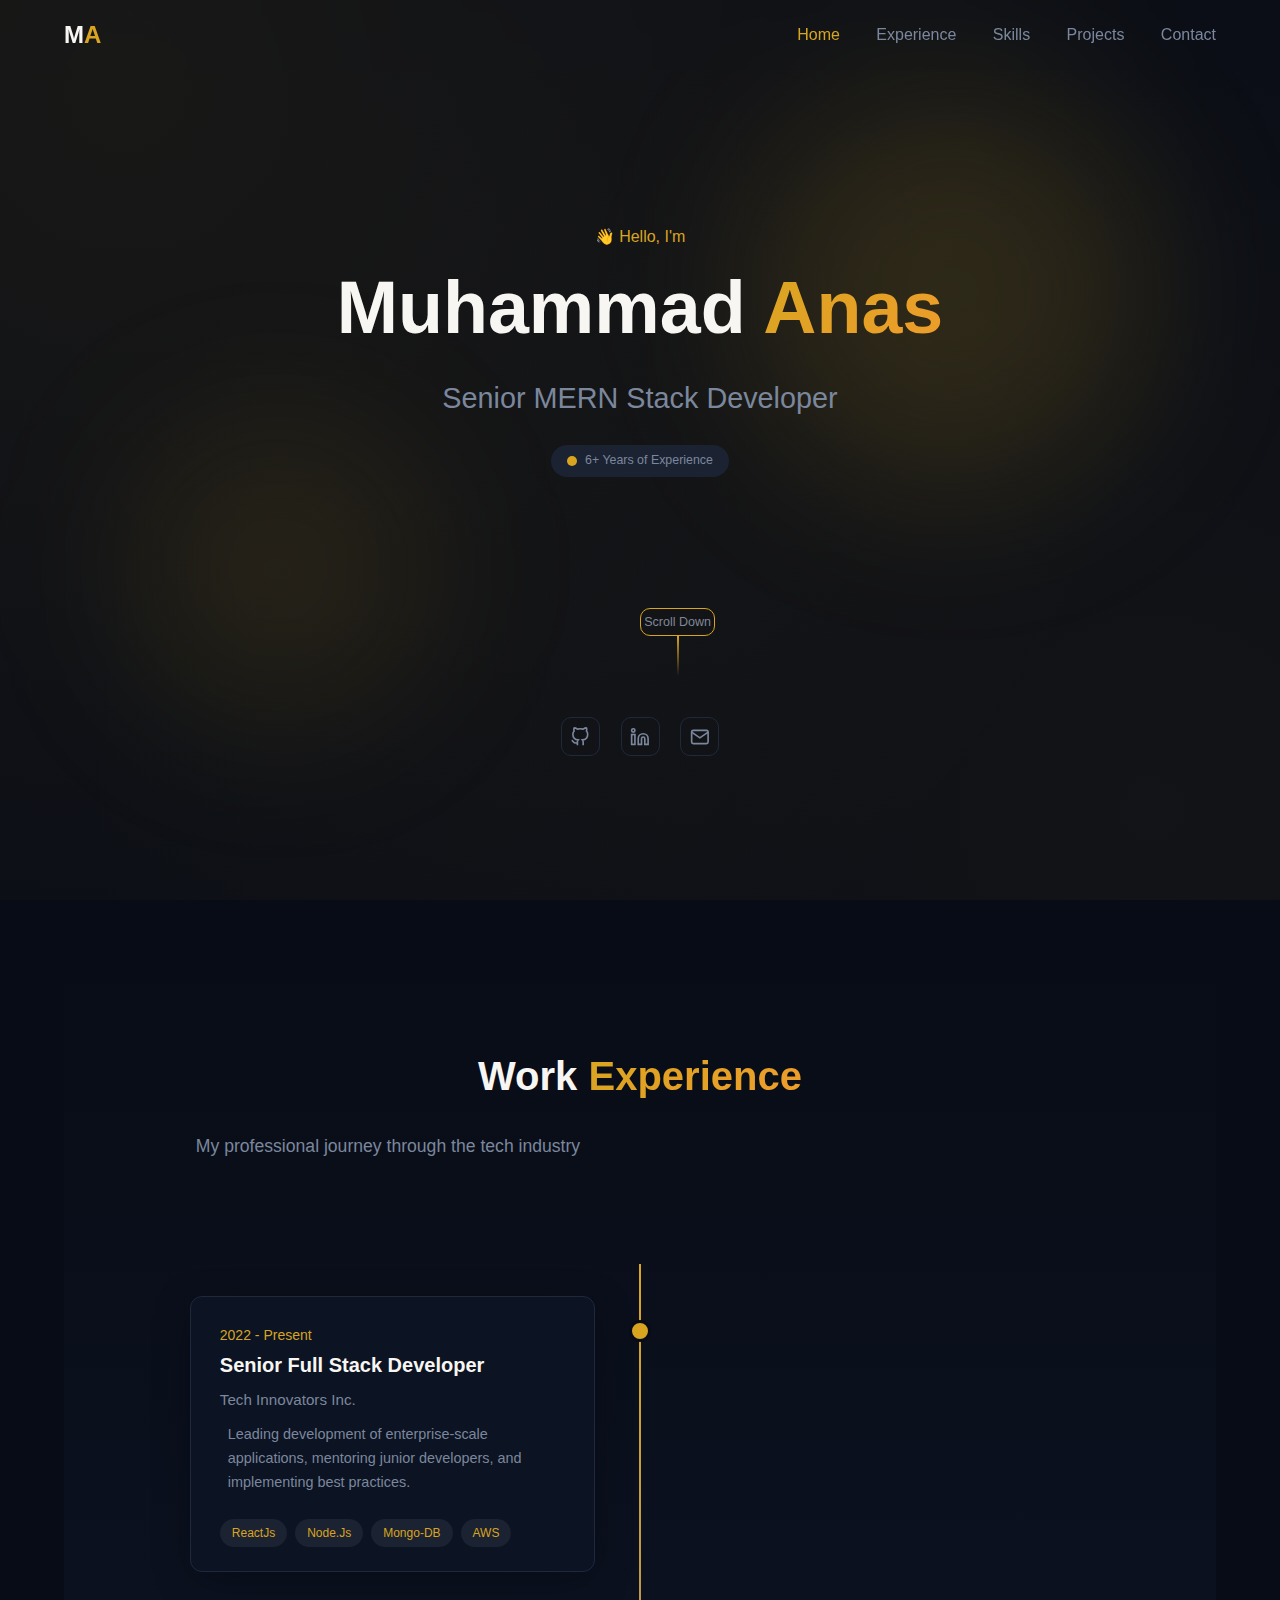
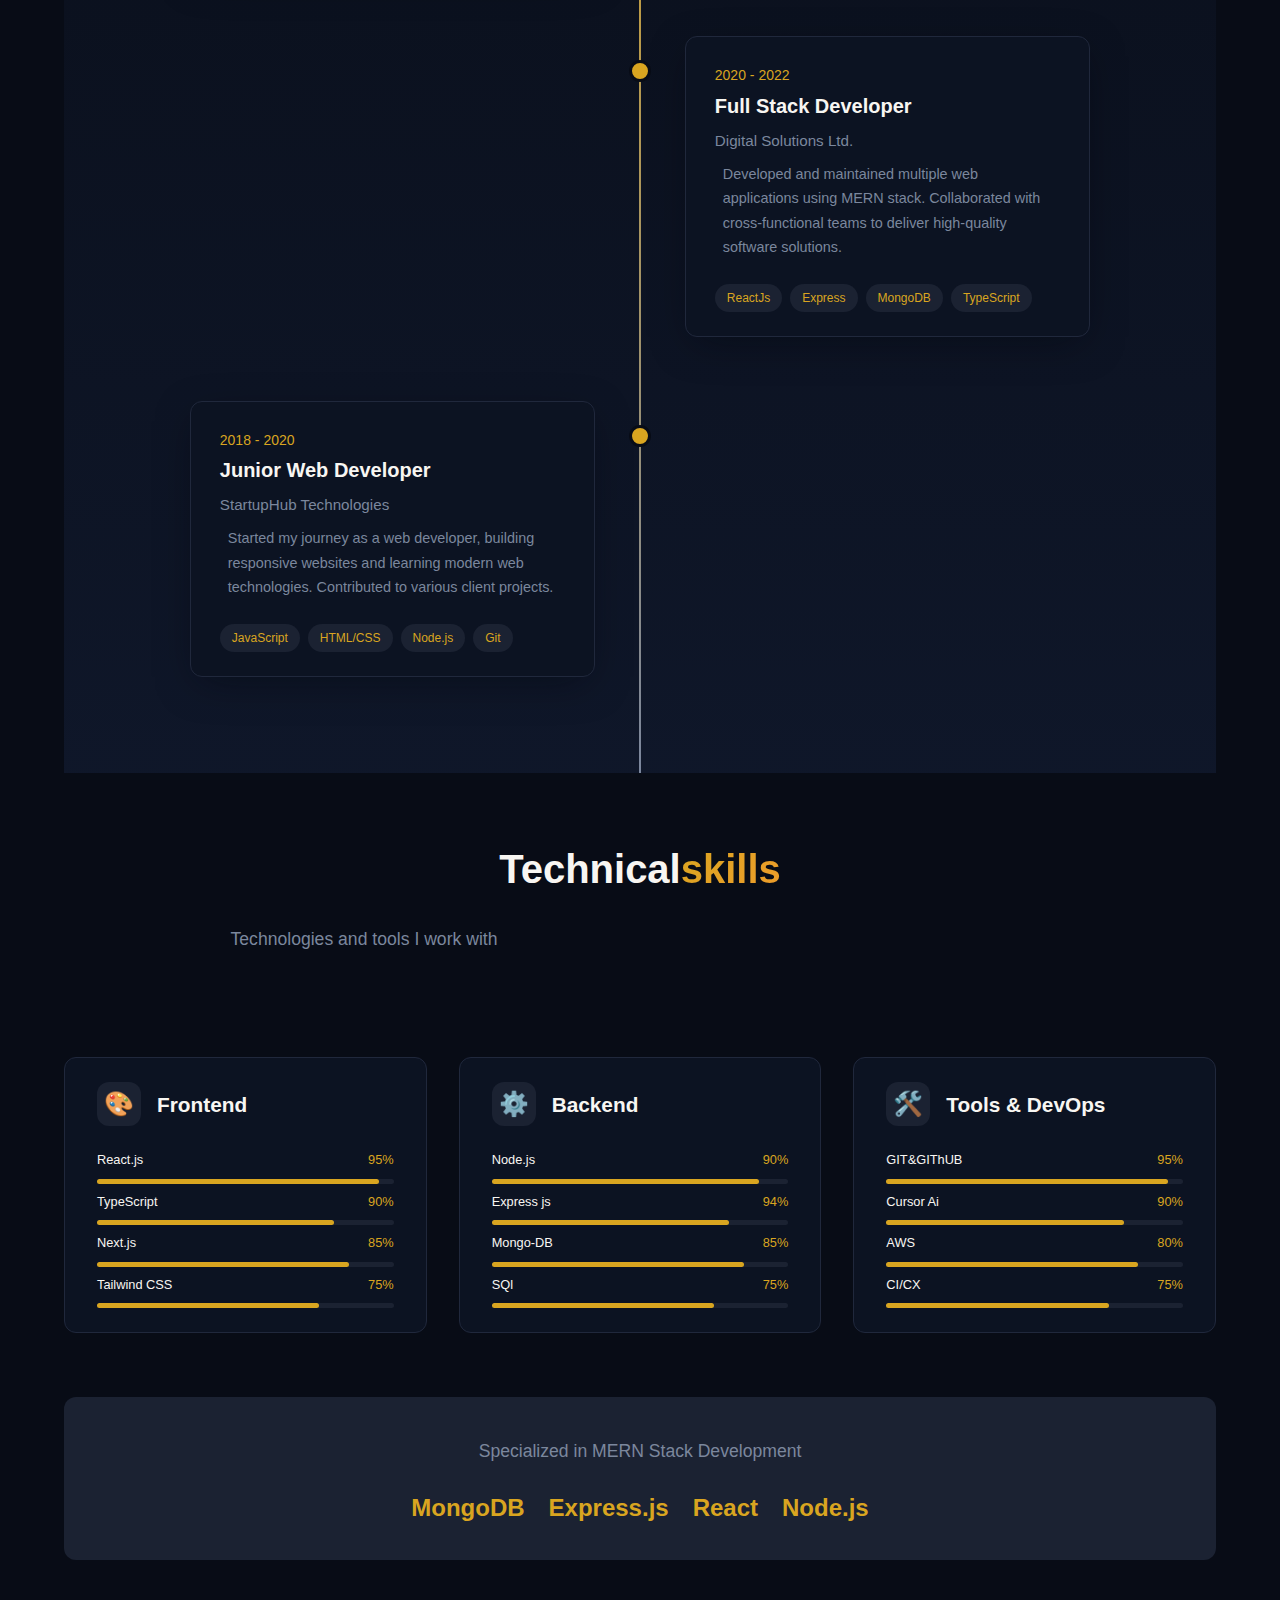
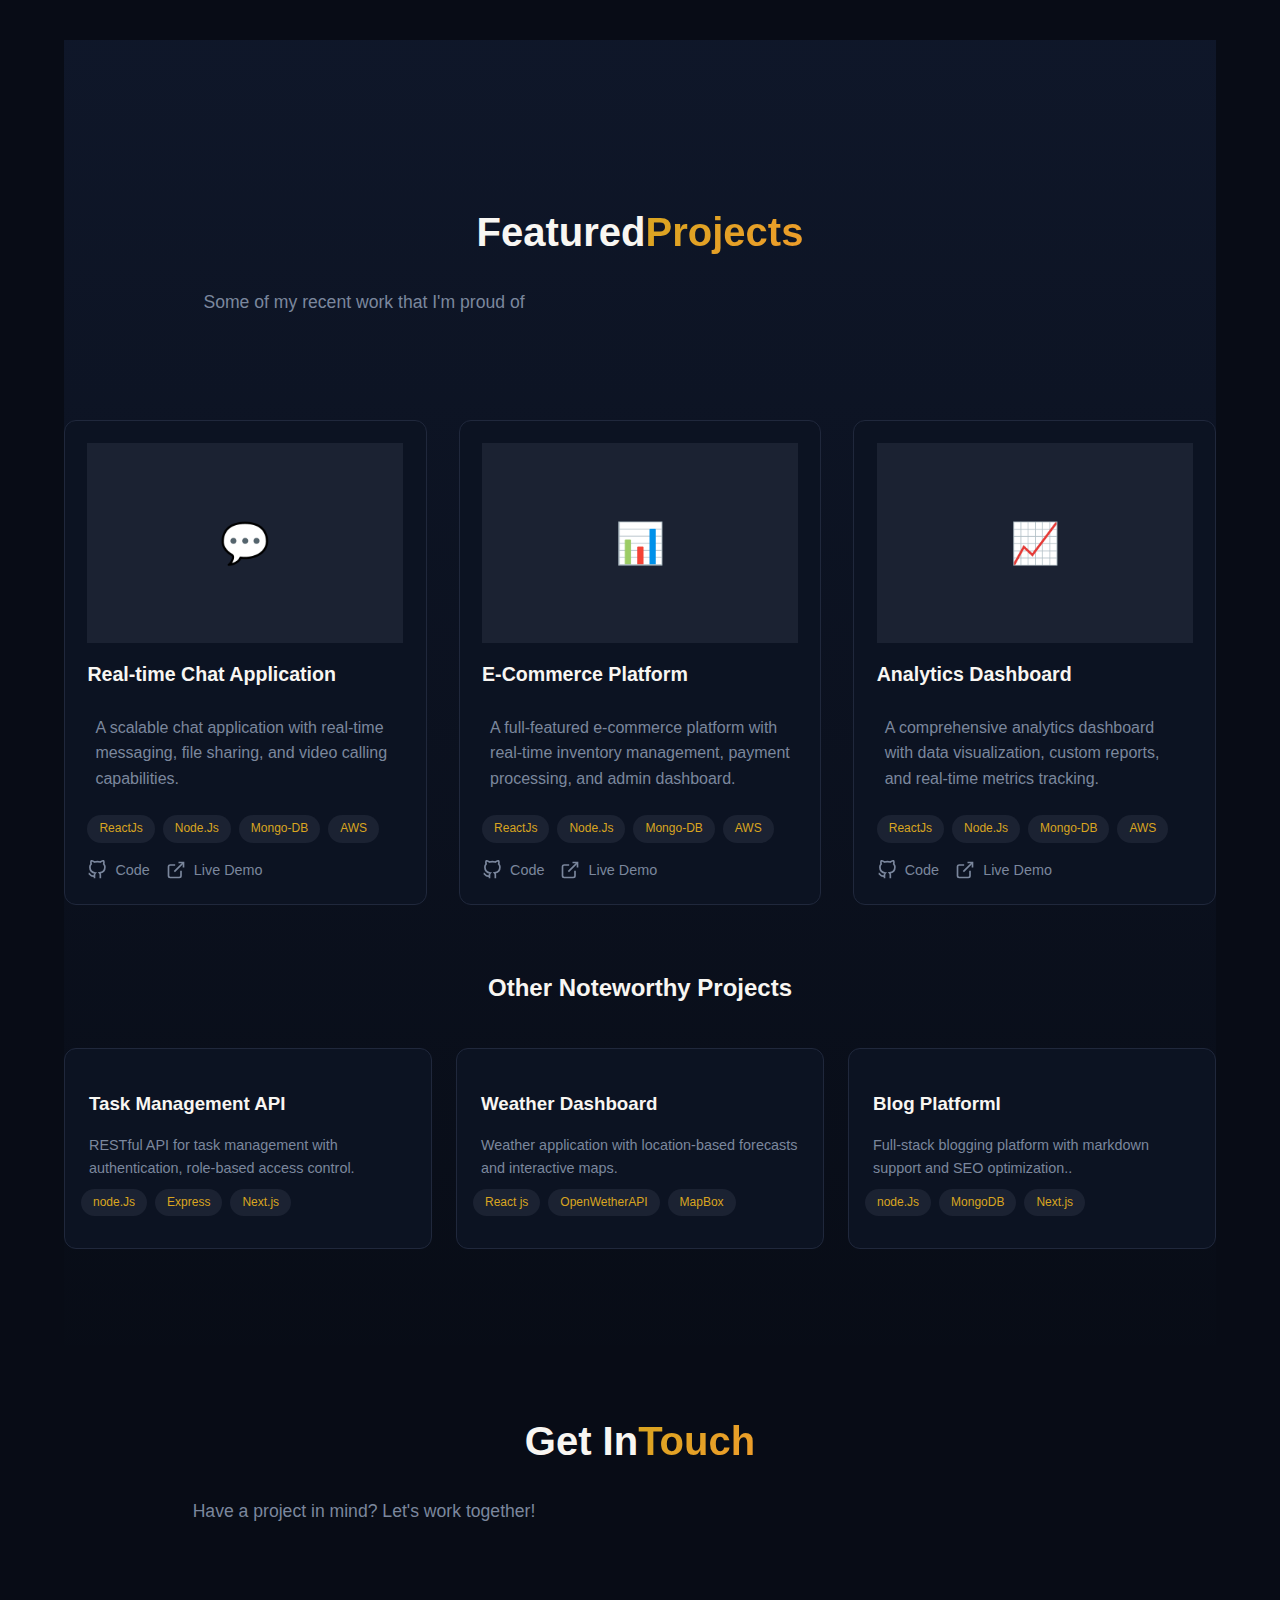
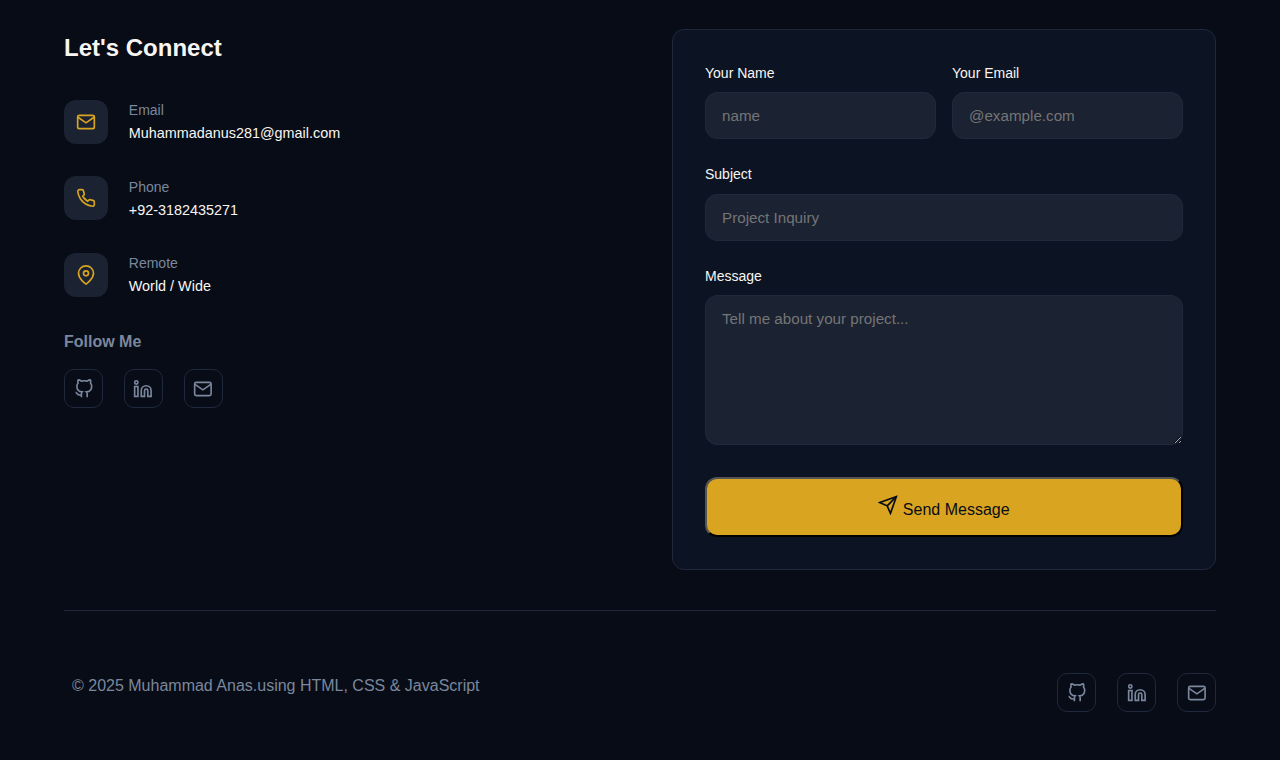
<file: index.html>
<!doctype html>
<html lang="en">
  <head>
    <meta charset="UTF-8" />
    <meta name="viewport" content="width=device-width, initial-scale=1.0" />
    <title>Muhammad Anas portfolio</title>
    <link rel="stylesheet" href="./css-file/main.css"/>
    <link rel="stylesheet" href="./css-file/responsive.css">
    <link rel="stylesheet" href="./css-file/root-variable.css">
  </head>
  <body>
    <!-- navbar section -->
    <nav class="navbar">
      <div class="container">
        <a href="#" class="nav-logo">M<span>A</span></a>
        <div class="nav-link">
          <a href="#home" class="active">Home</a>
          <a href="#experience">Experience</a>
          <a href="#skill">Skills</a>
          <a href="#projects">Projects</a>
          <a href="#contact">Contact</a>
        </div>
        <div class="menu-bar" id="menu-bar">
          <span></span>
          <span></span>
          <span></span>
        </div>
        <div class="nav-link-mobile" id="nav-links">
          <a href="#home" class="active">Home</a>
          <a href="#exprience">Exprience</a>
          <a href="#skill">Skills</a>
          <a href="#projects">Projects</a>
          <a href="contact">Contact</a>
        </div>
      </div>
    </nav>
    <!-- navbar section end -->

    <main class="container">
      <!-- hero-section -->
      <section class="hero-section" id="home">
        <div class="hero-bg">
          <div class="hero-orb hero-orb-1"></div>
          <div class="hero-orb hero-orb-2"></div>
        </div>
        
        <div class="content">
         <span class="hello-greeting">👋 Hello, I'm</span>
         <h1 class="hero-name">Muhammad <span class="text-grident">Anas</span></h1>
         <p class="hero-text">Senior MERN Stack Developer</p>
         <div class="hero-bages">
          <span class="hero-dot"></span>
          <span class="bages-text">6+ Years of Experience</span>
         </div>
         <div class="hero-description">
          <p>  I craft exceptional digital experiences with modern web technologies. 
          Specialized in building scalable, high-performance applications using 
          MongoDB, Express.js, React, and Node.js.</p>
         </div>
        <div class="hero-buttons">
          <a href="#contact" class="btn btn-primary">  <svg class="icon" width="1.2rem" viewBox="0 0 24 24" fill="none" stroke="currentColor" stroke-width="2">
              <path d="M4 4h16c1.1 0 2 .9 2 2v12c0 1.1-.9 2-2 2H4c-1.1 0-2-.9-2-2V6c0-1.1.9-2 2-2z"></path>
              <polyline points="22,6 12,13 2,6"></polyline>
            </svg>Get in Toach</a>

          <a href="" class="btn btn-secondray"> <svg class="icon" width="1.2rem" viewBox="0 0 24 24" fill="none" stroke="currentColor" stroke-width="2">
              <path d="M1 12s4-8 11-8 11 8 11 8-4 8-11 8-11-8-11-8z"></path>
              <circle cx="12" cy="12" r="3"></circle>
            </svg>View my work</a>
        </div>
        
          <div class="hero-social">
          <a href="https://github.com/anasrajput99112-droid" target="_blank" class="social-link" title="GitHub">
            <svg class="icon" viewBox="0 0 24 24" fill="none" stroke="currentColor" stroke-width="2">
              <path d="M9 19c-5 1.5-5-2.5-7-3m14 6v-3.87a3.37 3.37 0 0 0-.94-2.61c3.14-.35 6.44-1.54 6.44-7A5.44 5.44 0 0 0 20 4.77 5.07 5.07 0 0 0 19.91 1S18.73.65 16 2.48a13.38 13.38 0 0 0-7 0C6.27.65 5.09 1 5.09 1A5.07 5.07 0 0 0 5 4.77a5.44 5.44 0 0 0-1.5 3.78c0 5.42 3.3 6.61 6.44 7A3.37 3.37 0 0 0 9 18.13V22"></path>
            </svg>
          </a>
          <a href="https://www.linkedin.com/in/anas-b81b49316/?lipi=urn%3Ali%3Apage%3Ad_flagship3_feed%3BNff6tUhNStavf06FXrZ47Q%3D%3D" target="_blank" class="social-link" title="LinkedIn">
            <svg class="icon" viewBox="0 0 24 24" fill="none" stroke="currentColor" stroke-width="2">
              <path d="M16 8a6 6 0 0 1 6 6v7h-4v-7a2 2 0 0 0-2-2 2 2 0 0 0-2 2v7h-4v-7a6 6 0 0 1 6-6z"></path>
              <rect x="2" y="9" width="4" height="12"></rect>
              <circle cx="4" cy="4" r="2"></circle>
            </svg>
          </a>
          <a href"#" class="social-link" title="Email">
            <svg class="icon" viewBox="0 0 24 24" fill="none" stroke="currentColor" stroke-width="2">
              <path d="M4 4h16c1.1 0 2 .9 2 2v12c0 1.1-.9 2-2 2H4c-1.1 0-2-.9-2-2V6c0-1.1.9-2 2-2z"></path>
              <polyline points="22,6 12,13 2,6"></polyline>
            </svg>
          </a>
        </div>

        <div class="scroll-indicator">
          <span>Scroll Down</span>
          <div class="scroll-line"></div>
        </div>
      </section>
      <!-- timeline-card -->
      <section class="timeline" id="experience">
        <div class="container">
          <div class="timeline-header">
            <h1 class="section-title">Work <span class="text-grident">Experience</span></h1>
            <p class="section-subtitle">My professional journey through the tech industry</p>
          </div>
          <div class="timeline-container">
            <div class="timeline-items timeline-item-left">
              <div class="timeline-content">
                <small class="timeline-period">2022 - Present</small>
                <h5 class="timeline-title">Senior Full Stack Developer</h5>
               <span class="timeline-company">Tech Innovators Inc.</span>
               <p class="timeline-description">Leading development of enterprise-scale applications, mentoring junior developers, and implementing best practices.</p>
               <div class="timeline-tags">
                <span>ReactJs</span>
                <span>Node.Js</span>
                <span>Mongo-DB</span>
                <span>AWS</span>
               </div>
              </div>
            </div>
            
            <div class="timeline-items timeline-item-right">
              <div class="timeline-content">
                <small class="timeline-period">2020 - 2022</small>
                <h5 class="timeline-title">Full Stack Developer</h5>
               <span class="timeline-company">Digital Solutions Ltd.</span>
               <p class="timeline-description">Developed and maintained multiple web applications using MERN stack. Collaborated with cross-functional teams to deliver high-quality software solutions.</p>
               <div class="timeline-tags">
                <span>ReactJs</span>
                <span>Express</span>
                <span>MongoDB</span>
                <span>TypeScript</span>
               </div>
              </div>
            </div>
            
            <div class="timeline-items timeline-item-left">
              <div class="timeline-content">
                <small class="timeline-period">2018 - 2020</small>
                <h5 class="timeline-title">Junior Web Developer</h5>
               <span class="timeline-company">StartupHub Technologies</span>
               <p class="timeline-description">Started my journey as a web developer, building responsive websites and learning modern web technologies. Contributed to various client projects.</p>
               <div class="timeline-tags">
                <span>JavaScript</span>
                <span>HTML/CSS</span>
                <span>Node.js</span>
                <span>Git</span>
               </div>
              </div>
            </div>
          </div>
        </div>
      </section>
      <!-- skill-section -->
      <section class="skill-section" id="skill">

          <div class="timeline-header">
            <h1 class="section-title">Technical<span class="text-grident">skills</span></h1>
            <p class="section-subtitle">Technologies and tools I work with</p>
          </div>
          <div class="skill-box">

            <div class="skill-items">
              <div class="top">
                <span>🎨</span>
                <h3>Frontend</h3>
              </div>
              <div class="bottom">

                <div class="skill-list">
                  <span>React.js</span>
                  <span class="percentage">95%</span>
                </div>
                <div class="prograss-con">
                  <div class="prograss-bar" style="width: 95%;"></div>
                </div>

                  <div class="skill-list">
                  <span>TypeScript</span>
                  <span  class="percentage">90%</span>
                </div>
                <div class="prograss-con">
                  <div class="prograss-bar" style="width: 80%;"></div>
                </div>

                
                  <div class="skill-list">
                  <span>Next.js</span>
                  <span  class="percentage">85%</span>
                </div>
                <div class="prograss-con">
                  <div class="prograss-bar" style="width: 85%;"></div>
                </div>
                
                
                  <div class="skill-list">
                  <span>Tailwind CSS</span>
                  <span  class="percentage">75%</span>
                </div>
                <div class="prograss-con">
                  <div class="prograss-bar" style="width: 75%;"></div>
                </div>
              
              
              </div>
            </div>

            
            <div class="skill-items">
              <div class="top">
                <span>⚙️</span>
                <h3>Backend</h3>
              </div>
              <div class="bottom">

                <div class="skill-list">
                  <span>Node.js</span>
                  <span  class="percentage">90%</span>
                </div>
                <div class="prograss-con">
                  <div class="prograss-bar" style="width: 90%;"></div>
                </div>

                  <div class="skill-list">
                  <span>Express js</span>
                  <span  class="percentage">94%</span>
                </div>
                <div class="prograss-con">
                  <div class="prograss-bar" style="width: 80%;"></div>
                </div>

                
                  <div class="skill-list">
                  <span>Mongo-DB</span>
                  <span  class="percentage">85%</span>
                </div>
                <div class="prograss-con">
                  <div class="prograss-bar" style="width: 85%;"></div>
                </div>
                
                
                  <div class="skill-list">
                  <span>SQl</span>
                  <span  class="percentage">75%</span>
                </div>
                <div class="prograss-con">
                  <div class="prograss-bar" style="width: 75%;"></div>
                </div>
              
              
              </div>
            </div>

            
            <div class="skill-items">
              <div class="top">
                <span>🛠️</span>
                <h3>Tools & DevOps</h3>
              </div>
              <div class="bottom">

                <div class="skill-list">
                  <span>GIT&GIThUB</span>
                  <span  class="percentage">95%</span>
                </div>
                <div class="prograss-con">
                  <div class="prograss-bar" style="width: 95%;"></div>
                </div>

                  <div class="skill-list">
                  <span>Cursor Ai</span>
                  <span  class="percentage">90%</span>
                </div>
                <div class="prograss-con">
                  <div class="prograss-bar" style="width: 80%;"></div>
                </div>

                
                  <div class="skill-list">
                  <span>AWS</span>
                  <span  class="percentage">80%</span>
                </div>
                <div class="prograss-con">
                  <div class="prograss-bar" style="width: 85%;"></div>
                </div>
                
                
                  <div class="skill-list">
                  <span>CI/CX</span>
                  <span class="percentage">75%</span>
                </div>
                <div class="prograss-con">
                  <div class="prograss-bar" style="width: 75%;"></div>
                </div>
              
              
              </div>
            </div>
          </div>
          <div class="mern-highlight">
            <p class="mern-paragrhap">Specialized in MERN Stack Development</p>
            <div class="mern-tags">
              <span>MongoDB</span>
              <span>Express.js</span>
              <span>React</span>
              <span>Node.js</span>
            </div>
          </div>
      </section>
      <!-- project-section -->
      <section class="project-section" id="projects">
        
          <div class="timeline-header">
            <h1 class="section-title">Featured<span class="text-grident">Projects</span></h1>
            <p class="section-subtitle">Some of my recent work that I'm proud of</p>
          </div>
          <div class="project-grid">

            <div class="project-card">
              <div class="project-img">💬</div>
            <div class="project-content">
              <h3>Real-time Chat Application</h3>
              <p>A scalable chat application with real-time messaging, file sharing, and video calling capabilities.</p>
                <div class="timeline-tags">
                <span>ReactJs</span>
                <span>Node.Js</span>
                <span>Mongo-DB</span>
                <span>AWS</span>
               </div>
            </div>
             <div class="project-links">
              <a href="#" class="project-link">
                <svg class="icon" viewBox="0 0 24 24" fill="none" stroke="currentColor" stroke-width="2">
                  <path d="M9 19c-5 1.5-5-2.5-7-3m14 6v-3.87a3.37 3.37 0 0 0-.94-2.61c3.14-.35 6.44-1.54 6.44-7A5.44 5.44 0 0 0 20 4.77 5.07 5.07 0 0 0 19.91 1S18.73.65 16 2.48a13.38 13.38 0 0 0-7 0C6.27.65 5.09 1 5.09 1A5.07 5.07 0 0 0 5 4.77a5.44 5.44 0 0 0-1.5 3.78c0 5.42 3.3 6.61 6.44 7A3.37 3.37 0 0 0 9 18.13V22"></path>
                </svg>
                Code
              </a>
              <a href="#" class="project-link">
                <svg class="icon" viewBox="0 0 24 24" fill="none" stroke="currentColor" stroke-width="2">
                  <path d="M18 13v6a2 2 0 0 1-2 2H5a2 2 0 0 1-2-2V8a2 2 0 0 1 2-2h6"></path>
                  <polyline points="15 3 21 3 21 9"></polyline>
                  <line x1="10" y1="14" x2="21" y2="3"></line>
                </svg>
                Live Demo
              </a>
            </div>
          </div>

          
            <div class="project-card">
              <div class="project-img">📊</div>
            <div class="project-content">
              <h3>E-Commerce Platform</h3>
              <p>A full-featured e-commerce platform with real-time inventory management, payment processing, and admin dashboard.</p>
                <div class="timeline-tags">
                <span>ReactJs</span>
                <span>Node.Js</span>
                <span>Mongo-DB</span>
                <span>AWS</span>
               </div>
            </div>
             <div class="project-links">
              <a href="#" class="project-link">
                <svg class="icon" viewBox="0 0 24 24" fill="none" stroke="currentColor" stroke-width="2">
                  <path d="M9 19c-5 1.5-5-2.5-7-3m14 6v-3.87a3.37 3.37 0 0 0-.94-2.61c3.14-.35 6.44-1.54 6.44-7A5.44 5.44 0 0 0 20 4.77 5.07 5.07 0 0 0 19.91 1S18.73.65 16 2.48a13.38 13.38 0 0 0-7 0C6.27.65 5.09 1 5.09 1A5.07 5.07 0 0 0 5 4.77a5.44 5.44 0 0 0-1.5 3.78c0 5.42 3.3 6.61 6.44 7A3.37 3.37 0 0 0 9 18.13V22"></path>
                </svg>
                Code
              </a>
              <a href="#" class="project-link">
                <svg class="icon" viewBox="0 0 24 24" fill="none" stroke="currentColor" stroke-width="2">
                  <path d="M18 13v6a2 2 0 0 1-2 2H5a2 2 0 0 1-2-2V8a2 2 0 0 1 2-2h6"></path>
                  <polyline points="15 3 21 3 21 9"></polyline>
                  <line x1="10" y1="14" x2="21" y2="3"></line>
                </svg>
                Live Demo
              </a>
            </div>
          </div>
            
          
            <div class="project-card">
              <div class="project-img">📈</div>
            <div class="project-content">
              <h3>Analytics Dashboard</h3>
              <p>A comprehensive analytics dashboard with data visualization, custom reports, and real-time metrics tracking.</p>
                <div class="timeline-tags">
                <span>ReactJs</span>
                <span>Node.Js</span>
                <span>Mongo-DB</span>
                <span>AWS</span>
               </div>
            </div>
             <div class="project-links">
              <a href="#" class="project-link">
                <svg class="icon" viewBox="0 0 24 24" fill="none" stroke="currentColor" stroke-width="2">
                  <path d="M9 19c-5 1.5-5-2.5-7-3m14 6v-3.87a3.37 3.37 0 0 0-.94-2.61c3.14-.35 6.44-1.54 6.44-7A5.44 5.44 0 0 0 20 4.77 5.07 5.07 0 0 0 19.91 1S18.73.65 16 2.48a13.38 13.38 0 0 0-7 0C6.27.65 5.09 1 5.09 1A5.07 5.07 0 0 0 5 4.77a5.44 5.44 0 0 0-1.5 3.78c0 5.42 3.3 6.61 6.44 7A3.37 3.37 0 0 0 9 18.13V22"></path>
                </svg>
                Code
              </a>
              <a href="#" class="project-link">
                <svg class="icon" viewBox="0 0 24 24" fill="none" stroke="currentColor" stroke-width="2">
                  <path d="M18 13v6a2 2 0 0 1-2 2H5a2 2 0 0 1-2-2V8a2 2 0 0 1 2-2h6"></path>
                  <polyline points="15 3 21 3 21 9"></polyline>
                  <line x1="10" y1="14" x2="21" y2="3"></line>
                </svg>
                Live Demo
              </a>
            </div>
          </div>
          </div>
          <h3 class="other-project">Other Noteworthy Projects</h3>
          <div class="other-project-grid">

            <div class="other-card">
              <h3>Task Management API</h3>
              <p>RESTful API for task management with authentication, role-based access control.</p>
                <div class="timeline-tags">
                <span>node.Js</span>
                <span>Express</span>
                <span>Next.js</span>
               </div>
            </div>

              <div class="other-card">
              <h3>Weather Dashboard</h3>
              <p>Weather application with location-based forecasts and interactive maps.</p>
                <div class="timeline-tags">
                <span>React js</span>
                <span>OpenWetherAPI</span>
                <span>MapBox</span>
               </div>
            </div>

              <div class="other-card">
              <h3>Blog PlatformI</h3>
              <p>Full-stack blogging platform with markdown support and SEO optimization..</p>
                <div class="timeline-tags">
                <span>node.Js</span>
                <span>MongoDB</span>
                <span>Next.js</span>
               </div>
            </div>

          </div>
      </section>
      <!-- content-section -->
      <section class="content-section" id="contact">
        <div class="timeline-header">
            <h1 class="section-title">Get In<span class="text-grident">Touch</span></h1>
            <p class="section-subtitle">Have a project in mind? Let's work together!</p>
          </div>
          <div class="contact-grid">
            <div class="contact-info">
              <h3>Let's Connect</h3>

              <div class="contact-items">

                <div class="contact-icon">
                  <svg class="icon" viewBox="0 0 24 24" fill="none" stroke="currentColor" stroke-width="2">
                <path d="M4 4h16c1.1 0 2 .9 2 2v12c0 1.1-.9 2-2 2H4c-1.1 0-2-.9-2-2V6c0-1.1.9-2 2-2z"></path>
                <polyline points="22,6 12,13 2,6"></polyline>
              </svg>
                </div>
                <div class="contact-text">
                  <p class="contact-item-label ">Email</p>
                  <p class="contact-email">Muhammadanus281@gmail.com</p>
                </div>
              </div>

                <div class="contact-items">

                <div class="contact-icon">
              <svg class="icon" viewBox="0 0 24 24" fill="none" stroke="currentColor" stroke-width="2">
                <path d="M22 16.92v3a2 2 0 0 1-2.18 2 19.79 19.79 0 0 1-8.63-3.07 19.5 19.5 0 0 1-6-6 19.79 19.79 0 0 1-3.07-8.67A2 2 0 0 1 4.11 2h3a2 2 0 0 1 2 1.72 12.84 12.84 0 0 0 .7 2.81 2 2 0 0 1-.45 2.11L8.09 9.91a16 16 0 0 0 6 6l1.27-1.27a2 2 0 0 1 2.11-.45 12.84 12.84 0 0 0 2.81.7A2 2 0 0 1 22 16.92z"></path>
              </svg>
                </div>
                <div class="contact-text">
                  <p class="contact-item-label ">Phone</p>
                  <p class="contact-email">+92-3182435271</p>
                </div>
              </div>

                <div class="contact-items">

                <div class="contact-icon">
                  <svg class="icon" viewBox="0 0 24 24" fill="none" stroke="currentColor" stroke-width="2">
                <path d="M21 10c0 7-9 13-9 13s-9-6-9-13a9 9 0 0 1 18 0z"></path>
                <circle cx="12" cy="10" r="3"></circle>
              </svg>
                </div>
                <div class="contact-text">
                  <p class="contact-item-label ">Remote</p>
                  <p class="contact-email">World / Wide</p>
                </div>
              </div>

              <h4 class="follow">Follow Me</h4>
          <div class="contact-social">
            
          <a href="https://github.com" target="_blank" class="social-link" title="GitHub">
            <svg class="icon" viewBox="0 0 24 24" fill="none" stroke="currentColor" stroke-width="2">
              <path d="M9 19c-5 1.5-5-2.5-7-3m14 6v-3.87a3.37 3.37 0 0 0-.94-2.61c3.14-.35 6.44-1.54 6.44-7A5.44 5.44 0 0 0 20 4.77 5.07 5.07 0 0 0 19.91 1S18.73.65 16 2.48a13.38 13.38 0 0 0-7 0C6.27.65 5.09 1 5.09 1A5.07 5.07 0 0 0 5 4.77a5.44 5.44 0 0 0-1.5 3.78c0 5.42 3.3 6.61 6.44 7A3.37 3.37 0 0 0 9 18.13V22"></path>
            </svg>
          </a>
          <a href="https://linkedin.com" target="_blank" class="social-link" title="LinkedIn">
            <svg class="icon" viewBox="0 0 24 24" fill="none" stroke="currentColor" stroke-width="2">
              <path d="M16 8a6 6 0 0 1 6 6v7h-4v-7a2 2 0 0 0-2-2 2 2 0 0 0-2 2v7h-4v-7a6 6 0 0 1 6-6z"></path>
              <rect x="2" y="9" width="4" height="12"></rect>
              <circle cx="4" cy="4" r="2"></circle>
            </svg>
          </a>
          <a href="mailto:anas@example.com" class="social-link" title="Email">
            <svg class="icon" viewBox="0 0 24 24" fill="none" stroke="currentColor" stroke-width="2">
              <path d="M4 4h16c1.1 0 2 .9 2 2v12c0 1.1-.9 2-2 2H4c-1.1 0-2-.9-2-2V6c0-1.1.9-2 2-2z"></path>
              <polyline points="22,6 12,13 2,6"></polyline>
            </svg>
          </a>
        </div>

            </div>
           <div class="contact-form-wrapper">
          
          <form id="contactForm">
            <div class="form-row">
              <div class="form-group">
                <label class="form-label" for="name">Your Name</label>
                <input type="text" id="name" name="name" class="form-input" placeholder="name" required>
              </div>
              <div class="form-group">
                <label class="form-label" for="email">Your Email</label>
                <input type="email" id="email" name="email" class="form-input" placeholder="@example.com" required>
              </div>
            </div>
            <div class="form-group">
              <label class="form-label" for="subject">Subject</label>
              <input type="text" id="subject" name="subject" class="form-input" placeholder="Project Inquiry" required>
            </div>
            <div class="form-group">
              <label class="form-label" for="message">Message</label>
              <textarea id="message" name="message" class="form-textarea" placeholder="Tell me about your project..." required></textarea>
            </div>
            <button type="submit" class="btn btn-primary form-submit">
              <svg class="icon" viewBox="0 0 24 24" fill="none" stroke="currentColor" stroke-width="2">
                <line x1="22" y1="2" x2="11" y2="13"></line>
                <polygon points="22 2 15 22 11 13 2 9 22 2"></polygon>
              </svg>
              Send Message
            </button>
          </form>
        </div>
          </div>
      </section>
      <!-- footer-section -->
       <footer class="footer-section">

        <div class="footer-context">
          <p class="footer-text">© 2025 Muhammad Anas.using HTML, CSS & JavaScript</p>
        <div class="contact-social footer-social">
            
          <a href="https://github.com" target="_blank" class="social-link" title="GitHub">
            <svg class="icon" viewBox="0 0 24 24" fill="none" stroke="currentColor" stroke-width="2">
              <path d="M9 19c-5 1.5-5-2.5-7-3m14 6v-3.87a3.37 3.37 0 0 0-.94-2.61c3.14-.35 6.44-1.54 6.44-7A5.44 5.44 0 0 0 20 4.77 5.07 5.07 0 0 0 19.91 1S18.73.65 16 2.48a13.38 13.38 0 0 0-7 0C6.27.65 5.09 1 5.09 1A5.07 5.07 0 0 0 5 4.77a5.44 5.44 0 0 0-1.5 3.78c0 5.42 3.3 6.61 6.44 7A3.37 3.37 0 0 0 9 18.13V22"></path>
            </svg>
          </a>
          <a href="https://linkedin.com" target="_blank" class="social-link" title="LinkedIn">
            <svg class="icon" viewBox="0 0 24 24" fill="none" stroke="currentColor" stroke-width="2">
              <path d="M16 8a6 6 0 0 1 6 6v7h-4v-7a2 2 0 0 0-2-2 2 2 0 0 0-2 2v7h-4v-7a6 6 0 0 1 6-6z"></path>
              <rect x="2" y="9" width="4" height="12"></rect>
              <circle cx="4" cy="4" r="2"></circle>
            </svg>
          </a>
          <a href="mailto:anas@example.com" class="social-link" title="Email">
            <svg class="icon" viewBox="0 0 24 24" fill="none" stroke="currentColor" stroke-width="2">
              <path d="M4 4h16c1.1 0 2 .9 2 2v12c0 1.1-.9 2-2 2H4c-1.1 0-2-.9-2-2V6c0-1.1.9-2 2-2z"></path>
              <polyline points="22,6 12,13 2,6"></polyline>
            </svg>
          </a>
        </div>
        </div>
       </footer>
    </main>

    <script src="./js files/script.js"></script>
  </body>
</html>
</file>
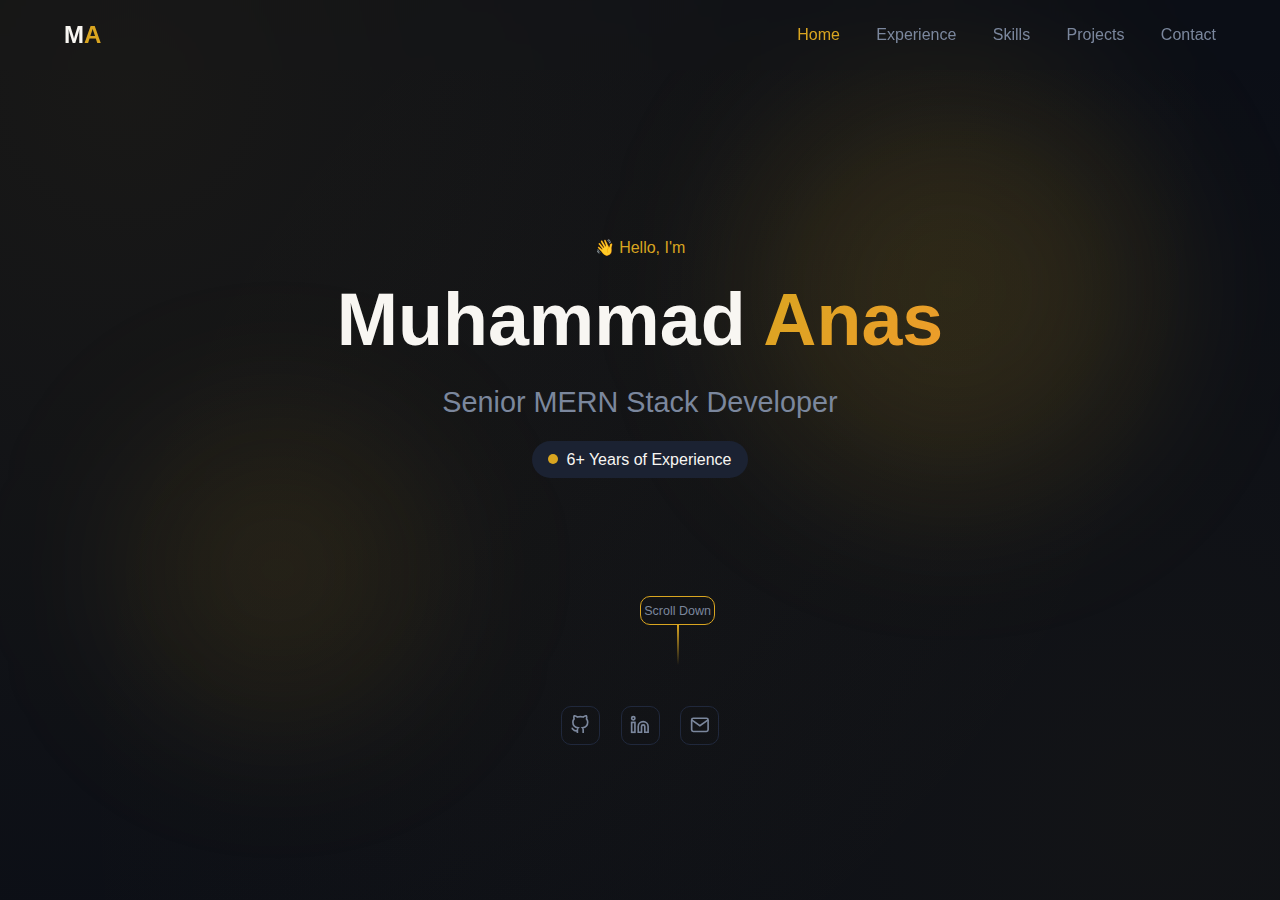
<file: files/index.html>
<!doctype html>
<html lang="en">
  <head>
    <meta charset="UTF-8" />
    <meta name="viewport" content="width=device-width, initial-scale=1.0" />
    <title>Muhammad Anas portfolio</title>
    <link rel="stylesheet" href="style.css"/>
    <link rel="stylesheet" href="responsive.css">
  </head>
  <body>
    <nav class="navbar">
      <div class="container">
        <a href="#" class="nav-logo">M<span>A</span></a>
        <div class="nav-link">
          <a href="#home" class="active">Home</a>
          <a href="#Experience">Experience</a>
          <a href="#skill">Skills</a>
          <a href="#project">Projects</a>
          <a href="contact">Contact</a>
        </div>
        <div class="menu-bar">
          <span></span>
          <span></span>
          <span></span>
        </div>
        <div class="nav-link nav-link-mobile">
          <a href="#home" class="active">Home</a>
          <a href="#exprience">Exprience</a>
          <a href="#skill">Skills</a>
          <a href="#project">Projects</a>
          <a href="contact">Contact</a>
        </div>
      </div>
    </nav>

    <main class="container">
      <section class="hero-section" id="home">
        <div class="hero-bg">
          <div class="hero-orb hero-orb-1"></div>
          <div class="hero-orb hero-orb-2"></div>
        </div>
        
        <div class="content">
         <span class="hello-greeting">👋 Hello, I'm</span>
         <h1 class="hero-name">Muhammad <span class="text-grident">Anas</span></h1>
         <p class="hero-text">Senior MERN Stack Developer</p>
         <div class="hero-bages">
          <span class="hero-dot"></span>
          <span class="bages-text">6+ Years of Experience</span>
         </div>
         <div class="hero-description">
          <p>  I craft exceptional digital experiences with modern web technologies. 
          Specialized in building scalable, high-performance applications using 
          MongoDB, Express.js, React, and Node.js.</p>
         </div>
        <div class="hero-buttons">
          <a href="#contact" class="btn btn-primary">  <svg class="icon" width="1.2rem" viewBox="0 0 24 24" fill="none" stroke="currentColor" stroke-width="2">
              <path d="M4 4h16c1.1 0 2 .9 2 2v12c0 1.1-.9 2-2 2H4c-1.1 0-2-.9-2-2V6c0-1.1.9-2 2-2z"></path>
              <polyline points="22,6 12,13 2,6"></polyline>
            </svg>Get in Toach</a>

          <a href="" class="btn btn-secondray"> <svg class="icon" width="1.2rem" viewBox="0 0 24 24" fill="none" stroke="currentColor" stroke-width="2">
              <path d="M1 12s4-8 11-8 11 8 11 8-4 8-11 8-11-8-11-8z"></path>
              <circle cx="12" cy="12" r="3"></circle>
            </svg>View my work</a>
        </div>
        
          <div class="hero-social">
          <a href="https://github.com" target="_blank" class="social-link" title="GitHub">
            <svg class="icon" viewBox="0 0 24 24" fill="none" stroke="currentColor" stroke-width="2">
              <path d="M9 19c-5 1.5-5-2.5-7-3m14 6v-3.87a3.37 3.37 0 0 0-.94-2.61c3.14-.35 6.44-1.54 6.44-7A5.44 5.44 0 0 0 20 4.77 5.07 5.07 0 0 0 19.91 1S18.73.65 16 2.48a13.38 13.38 0 0 0-7 0C6.27.65 5.09 1 5.09 1A5.07 5.07 0 0 0 5 4.77a5.44 5.44 0 0 0-1.5 3.78c0 5.42 3.3 6.61 6.44 7A3.37 3.37 0 0 0 9 18.13V22"></path>
            </svg>
          </a>
          <a href="https://linkedin.com" target="_blank" class="social-link" title="LinkedIn">
            <svg class="icon" viewBox="0 0 24 24" fill="none" stroke="currentColor" stroke-width="2">
              <path d="M16 8a6 6 0 0 1 6 6v7h-4v-7a2 2 0 0 0-2-2 2 2 0 0 0-2 2v7h-4v-7a6 6 0 0 1 6-6z"></path>
              <rect x="2" y="9" width="4" height="12"></rect>
              <circle cx="4" cy="4" r="2"></circle>
            </svg>
          </a>
          <a href="mailto:anas@example.com" class="social-link" title="Email">
            <svg class="icon" viewBox="0 0 24 24" fill="none" stroke="currentColor" stroke-width="2">
              <path d="M4 4h16c1.1 0 2 .9 2 2v12c0 1.1-.9 2-2 2H4c-1.1 0-2-.9-2-2V6c0-1.1.9-2 2-2z"></path>
              <polyline points="22,6 12,13 2,6"></polyline>
            </svg>
          </a>
        </div>
        <div class="scroll-indicator">
          <span>Scroll Down</span>
          <div class="scroll-line"></div>
        </div>
      </section>
    </main>
  </body>
</html>
</file>
<file: css-file/main.css>
* {
  margin: 0;
  padding: 0;
  box-sizing: border-box;
  text-decoration: none;
  list-style: none;
  font-family: var(--font-body);
}

html {
  scroll-behavior: smooth;
}

.container {
  max-width: 1200px;
  margin: 0 auto;
  padding: 0 1.5rem;
}

.text-grident {
  background: var(--gradient-gold);
  -webkit-background-clip: text;
  -webkit-text-fill-color: transparent;
  background-clip: text;
}

.section-title {
  font-size: 2.5rem;
  font-weight: 700;
  margin-bottom: 1rem;
}

.section-subtitle {
  color: var(--muted-foreground);
  font-size: 1.1rem;
  max-width: 600px;
}

body {
  background-color: var(--background);
  color: var(--foreground);
  font-family: var(--font-body);
  line-height: 1.6;
  overflow-x: hidden;
}

.navbar {
  position: fixed;
  top: 0;
  left: 0;
  right: 0;
  width: 100%;
  z-index: 999;
  padding: 1rem 0;
  backdrop-filter: blur(12px);
  -webkit-backdrop-filter: blur(12px);
}

.navbar .container {
  display: flex;
  justify-content: space-between;
  align-items: center;
}
.navbar .nav-logo {
  font-size: var(--fs-2xl);
  font-weight: bold;
  color: var(--foreground);
}

.nav-logo span {
  color: var(--gold);
}

.nav-link a {
  margin-left: 2rem;
  font-size: var(--fs-md);
  color: var(--muted-foreground);
  transition: color 0.3s ease;
  position: relative;
}
.nav-link a:hover,
.nav-link a.active {
  color: var(--gold);
}

::after {
  content: "";
  position: absolute;
  bottom: -4px;
  left: 0;
  width: 0%;
  height: 1px;
  background-color: var(--gold);
  transition: all 0.3s linear;
  border-radius: 4px;
}

.nav-link a:hover::after {
  width: 100%;
}

/*mobile menu*/
.menu-bar {
  display: none;
  flex-direction: column;
  cursor: pointer;
  gap: 5px;
  z-index: 1000;
  position: relative;
}

.menu-bar span {
  height: 3px;
  width: 25px;
  background: var(--gold);
  border-radius: 2px;
  transition: all 0.3s ease;
  display: block;
}

.nav-link-mobile {
  display: none;
  position: absolute;
  flex-direction: column;
  gap: 2rem;
  width: 100%;
  z-index: -9999999;
  overflow: hidden;
  /* backdrop-filter: blur(12px);
  -webkit-backdrop-filter: blur(12px); */
  background-color: var(--secondary);
  top: -10px;
  left: 0;
  text-align: center;
  transition: all .5s;
  padding: 4rem;
}

.nav-link-mobile .active {
  color: var(--gold);
}
.nav-link-mobile a {
  color: var(--muted-foreground);
  transition: all .5s;
}

.nav-link-mobile a:hover {
  color: var(--gold);
}

/*mobile menu end*/

/* hero-section start */

.hero-section {
  display: flex;
  min-height: 100vh;
  align-items: center;
  justify-content: center;
}

.hero-bg {
  position: absolute;
  inset: 0;
  overflow: hidden;
}

.hero-bg::before {
  content: "";
  position: absolute;
  top: -50%;
  left: -50%;
  width: 200%;
  height: 200%;
  background:
    radial-gradient(
      circle at 30% 30%,
      hsla(43, 74%, 49%, 0.08) 0%,
      transparent 50%
    ),
    radial-gradient(
      circle at 70% 70%,
      hsla(43, 74%, 49%, 0.05) 0%,
      transparent 50%
    );
}

.hero-orb {
  position: absolute;
  border-radius: 50%;
  filter: blur(80px);
  animation: float 6s ease-in-out infinite;
}

.hero-orb-1 {
  width: 400px;
  height: 400px;
  background: hsla(43, 74%, 49%, 0.15);
  top: 10%;
  right: 10%;
}

.hero-orb-2 {
  width: 300px;
  height: 300px;
  background: hsla(43, 74%, 49%, 0.1);
  bottom: 20%;
  left: 10%;
  animation-delay: -3s;
}

.content {
  text-align: center;
  position: relative;
  z-index: 9999;
  margin-top: 5rem;
  animation: fadeInUp 1s ease forwards;
  z-index: inherit;
}

.hello-greeting {
  color: var(--gold);
}

.hero-name {
  font-size: 4.6rem;
}

.hero-text {
  color: var(--muted-foreground);
  font-size: 1.8rem;
}

.hero-bages {
  display: inline-flex;
  align-items: center;
  justify-content: center;
  gap: 0.5rem;
  margin-top: 1rem;
  animation: fadeInUp 1s ease forwards;
  background-color: var(--secondary);
  padding: 0.375rem 1rem;
  border-radius: 19px;
}
.bages-text {
  font-size: 0.775rem;
  color: var(--muted-foreground);
}
.hero-dot {
  width: 10px;
  height: 10px;
  background-color: var(--gold);
  border-radius: 50%;
  animation: pulse 2s infinite;
}
.content .hero-description {
  margin-top: 1.5rem;
  font-size: var(--fs-lg);
  color: var(--muted-foreground);
  max-width: 600px;
  margin-left: auto;
  margin-right: auto;
  animation: fadeInUp 1s ease forwards;
  opacity: 0;
  animation-delay: 0.5s;
}

/* hero buttons section */
.hero-buttons {
  margin-top: 2rem;
  padding: 0.75rem 2rem;
  display: inline-flex;
  align-items: center;
  gap: 1rem;
  transition:
    background-color 0.2s ease,
    box-shadow 0.2s ease;
  animation: fadeInUp 1s ease forwards;
  opacity: 0;
  animation-delay: 1s;
}
.hero-buttons .btn {
  display: flex;
  align-items: center;
  padding: 0.9rem 1.5rem;
  font-weight: 500;
  border-radius: 15px;
  gap: 0.5rem;
}
.btn-primary {
  background-color: var(--gold);
  font-size: 1rem;
  color: var(--background);
  transition: all 0.5s ease;
}
.hero-buttons .btn-secondray {
  color: var(--foreground);
  background: transparent;
  border: 1px solid var(--border);
  transition: all 0.5s linear;
}
.btn-secondray:hover {
  border-color: var(--gold);
  color: var(--gold);
  transform: translateY(-2px);
}

.btn-primary:hover {
  box-shadow: var(--shadow-gold);
  transform: translateY(-2px);
}
/* social links */
.hero-social {
  display: flex;
  align-items: center;
  justify-content: center;
  gap: 1.3rem;
  animation: fadeInUp 1s ease forwards;
  margin-top: 0.1rem;
}
.hero-social a {
  width: 39px;
  height: 39px;
  background-color: transparent;
  border: 1px solid var(--border);
  border-radius: 10px;
  color: var(--muted-foreground);
  padding: 0.54rem 0.54rem;
  display: flex;
  align-items: center;
  justify-content: center;
  transition: all 0.2s linear;
}

.hero-social a:hover {
  border-color: var(--gold);
  color: var(--gold);
  transform: translateY(-2px);
}

.scroll-indicator {
  position: absolute;
  bottom: 80px;
  color: var(--muted-foreground);
  left: 50%;
  display: flex;
  align-items: center;
  z-index: -99;
  flex-direction: column;
  font-size: 0.783rem;
  animation: bounce 2s infinite;
  /* border: 1px solid var(--gold); */
}
.scroll-indicator span {
  border: 1px solid var(--gold);
  padding: 0.2rem;
  border-radius: 10px;
}

.scroll-line {
  height: 40px;
  width: 2px;
  background: linear-gradient(to bottom, var(--gold), transparent);
}

/* timeline card */

.timeline {
  margin-top: 5rem;
  background: linear-gradient(180deg, var(--navy-dark), var(--navy));
  animation: fadeInUp 1s ease forwards;
  width: 100%;
}

.timeline-header {
  text-align: center;
  margin-bottom: 6rem;
  padding-top: 4rem;
}

.timeline-container {
  position: relative;
  max-width: 900px;
  margin: 0 auto;
  padding: 2rem 0;
}

.timeline-container::before {
  content: "";
  position: absolute;
  left: 50%;
  top: 0;
  bottom: 0;
  width: 2px;
  background: linear-gradient(to bottom, var(--gold), var(--muted-foreground));
  transform: translateX(-50%);
  z-index: 0;
}

.timeline-items {
  position: relative;
  width: 45%;
  margin-bottom: 4rem;
  z-index: 1;
}

.timeline-item-left {
  margin-left: 0;
  margin-right: auto;
}

.timeline-item-right {
  margin-left: auto;
  margin-right: 0;
}

.timeline-items::before {
  content: "";
  position: absolute;
  top: 1.5rem;
  width: 16px;
  height: 16px;
  background-color: var(--gold);
  border: 3px solid var(--background);
  border-radius: 50%;
  z-index: 2;
}

.timeline-item-left::before {
  right: -11.11%;
  transform: translateX(50%);
}

.timeline-item-right::before {
  left: -11.11%;
  transform: translateX(-50%);
}

.timeline-content {
  line-height: 1.7;
  padding: 1.5rem 1.8rem;
  background-color: var(--card);
  border: 1px solid var(--border);
  position: relative;
  border-radius: var(--radius);
  transition: all 0.3s ease;
  box-shadow: var(--shadow-card);
}

.timeline-content:hover {
  border-color: var(--gold);
  transform: translateY(-4px);
  box-shadow: 0 15px 50px -10px hsla(43, 74%, 49%, 0.2);
}

.timeline-period {
  color: var(--gold);
  font-size: 0.875rem;
  font-weight: 500;
  margin-bottom: 0.5rem;
}

.timeline-title {
  font-size: 1.25rem;
  font-weight: 600;
  margin-bottom: 0.25rem;
}

.timeline-company {
  color: var(--muted-foreground);
  font-size: 0.95rem;
  margin-bottom: 0.75rem;
}

.timeline-description {
  color: var(--muted-foreground);
  font-size: 0.9rem;
  margin-bottom: 1rem;
}

.timeline-tags {
  display: flex;
  flex-wrap: wrap;
  gap: 0.5rem;
}

.timeline-tags span {
  background: var(--secondary);
  color: var(--gold);
  padding: 0.25rem 0.75rem;
  border-radius: 9999px;
  font-size: 0.75rem;
}
/* skills section */
.skill-items {
  background: var(--card);
  padding: 1.5rem 2rem;
  border-radius: var(--radius);
  border: 1px solid var(--border);
  transition: all 0.4s;
}

.skill-box {
  display: grid;
  grid-template-columns: repeat(auto-fit, minmax(300px, 1fr));
  gap: 2rem;
}

.skill-items:hover {
  border: 1px solid var(--gold);
  transform: translateY(-4px);
}

.skill-items .top {
  display: flex;
  align-items: center;
  gap: 1rem;
}

.skill-items .bottom {
  display: flex;
  flex-direction: column;
  gap: 0.5rem;
  margin-top: 1.5rem;
}

.skill-items .top span {
  width: 44px;
  height: 44px;
  background-color: var(--secondary);
  display: flex;
  align-items: center;
  justify-content: center;
  border-radius: var(--radius);
  font-size: 1.5rem;
}
.skill-items .top h3 {
  font-size: 1.3rem;
}

.skill-list {
  display: flex;
  justify-content: space-between;
  align-items: center;
}
.skill-list span {
  font-size: 0.8rem;
}
.percentage {
  color: var(--gold);
  font-size: 0.7rem;
}

.prograss-con {
  width: 100%;
  background-color: var(--secondary);
  border-radius: 9999px;
}
.prograss-con .prograss-bar {
  height: 5px;
  background-color: var(--gold);
  border-radius: 10px;
}

.mern-highlight {
  background-color: var(--secondary);
  text-align: center;
  padding: 2rem 2rem;
  border-radius: var(--radius);
  margin-top: 4rem;
}
.mern-highlight .mern-paragrhap {
  color: var(--muted-foreground);
  font-size: 1.1rem;
  margin-bottom: 1rem;
}

.mern-highlight .mern-tags {
  display: flex;
  justify-content: center;
  flex-wrap: wrap;
  align-items: center;
  gap: 1.5rem;
  font-size: 1.5rem;
  color: var(--gold);
  font-weight: 700;
}

/* projects-section */
.project-section {
  padding: 6rem 0;
  margin-top: 5rem;
  background: linear-gradient(180deg, var(--navy), var(--navy-dark));
}

.project-grid {
  display: grid;
  grid-template-columns: repeat(auto-fit, minmax(350px, 1fr));
  gap: 2rem;
  margin-bottom: 4rem;
}
.project-card {
  background: var(--card);
  border: 1px solid var(--border);
  border-radius: var(--radius);
  overflow: hidden;
  transition: all 0.3s ease;
  padding: 1.4rem;
  transition: all 0.2s;
}
.project-card:hover {
  border-color: var(--gold);
  transform: translateY(-2px);
}

.project-card h3 {
  font-size: 1.225rem;
  margin: 1rem 0;
}

.project-card p {
  color: var(--muted-foreground);
  font-size: 1rem;
  margin: 1rem 0;
}

.project-img {
  display: flex;
  align-items: center;
  justify-content: center;
  background: var(--secondary);
  font-size: 2.5rem;
  height: 200px;
}

.project-links {
  display: flex;
  gap: 1rem;
  margin-top: 1rem;
}

.project-link {
  display: flex;
  align-items: center;
  gap: 0.5rem;
  color: var(--muted-foreground);
  font-size: 0.9rem;
  transition: color 0.3s ease;
}

.project-link:hover {
  color: var(--gold);
}

.other-project {
  text-align: center;
  font-size: 1.5rem;
}

.other-project-grid {
  margin-top: 2.5rem;
  display: grid;
  grid-template-columns: repeat(auto-fit, minmax(280px, 1fr));
  gap: 1.5rem;
}
.other-card {
  padding: 2rem 1rem;
  background-color: var(--card);
  border-radius: var(--radius);
  border: 1px solid var(--border);
  transition: all 0.2s;
}
.other-card:hover {
  border-color: var(--gold);
  transform: translateY(-2px);
}
.other-card h3,
p {
  padding: 0.5rem;
}

.other-card p {
  color: var(--muted-foreground);
  font-size: 0.9rem;
}

/* contact section */

.contact-items {
  display: flex;
  align-items: center;
}
.contact-grid {
  display: grid;
  grid-template-columns: repeat(2, 1fr);
  gap: 4rem;
}

.contact-info h3 {
  font-size: 1.5rem;
  margin-bottom: 1rem;
}

.contact-icon {
  width: 44px;
  height: 44px;
  background: var(--secondary);
  border-radius: var(--radius);
  display: flex;
  align-items: center;
  justify-content: center;
  color: var(--gold);
  flex-shrink: 0;
}

.contact-icon svg {
  width: 20px;
  height: 20px;
}

.contact-item-label {
  color: var(--muted-foreground);
  font-size: 0.875rem;

  /* margin-top: 0.25rem; */
}

.contact-email {
  font-size: 0.9rem;
  margin-bottom: 0.9rem;
}
.contact-text {
  line-height: 0.5;
  margin-left: 0.8rem;
  margin-top: 1rem;
}

.contact-social {
  display: flex;
  align-items: center;
  justify-content: flex-start;
  gap: 1.3rem;
  animation: fadeInUp 1s ease forwards;
  margin-top: 0.9rem;
}
.follow {
  color: var(--muted-foreground);
  font-size: 1rem;
  margin-top: 1rem;
}
.contact-social a {
  width: 39px;
  height: 39px;
  background-color: transparent;
  border: 1px solid var(--border);
  border-radius: 10px;
  color: var(--muted-foreground);
  padding: 0.54rem 0.54rem;
  display: flex;
  align-items: center;
  justify-content: center;
  transition: all 0.2s linear;
}

.contact-social a:hover {
  border-color: var(--gold);
  color: var(--gold);
  transform: translateY(-2px);
}

.contact-form-wrapper {
  background: var(--card);
  border: 1px solid var(--border);
  border-radius: var(--radius);
  padding: 2rem;
}

.form-group {
  margin-bottom: 1.5rem;
}

.form-label {
  display: block;
  font-size: 0.875rem;
  font-weight: 500;
  margin-bottom: 0.5rem;
}

.form-input,
.form-textarea {
  width: 100%;
  padding: 0.875rem 1rem;
  background: var(--secondary);
  border: 1px solid var(--border);
  border-radius: var(--radius);
  color: var(--foreground);
  font-family: var(--font-body);
  font-size: 0.95rem;
  transition: border-color 0.3s ease;
}

.form-input:focus,
.form-textarea:focus {
  outline: none;
  border-color: var(--gold);
}

.form-textarea {
  min-height: 150px;
  resize: vertical;
}

.form-row {
  display: grid;
  grid-template-columns: 1fr 1fr;
  gap: 1rem;
}

.form-submit {
  width: 100%;
  border-radius: var(--radius);
  padding: 1rem;
}

/* footer  */
.footer-section {
  margin-top: 2.5rem;
}

.footer-context {
  display: flex;
  justify-content: space-between;
  align-items: center;
  flex-wrap: wrap;
  border-top: 1px solid var(--border);
  padding: 3rem 0;
}

.footer-text {
  color: var(--muted-foreground);
}
.footer-social {
  display: flex;
}
/* Animations */
@keyframes fadeInUp {
  from {
    opacity: 0;
    transform: translateY(30px);
  }
  to {
    opacity: 1;
    transform: translateY(0);
  }
}

@keyframes float {
  0%,
  100% {
    transform: translateY(0);
  }
  50% {
    transform: translateY(-20px);
  }
}

@keyframes pulse {
  0%,
  100% {
    opacity: 1;
  }
  50% {
    opacity: 0.5;
  }
}

@keyframes bounce {
  0%,
  20%,
  50%,
  80%,
  100% {
    transform: translateX(-50%) translateY(0);
  }
  40% {
    transform: translateX(-50%) translateY(-10px);
  }
  60% {
    transform: translateX(-50%) translateY(-5px);
  }
}

.icon {
  width: 20px;
  height: 20px;
}
</file>
<file: css-file/responsive.css>
@media (max-width: 768px) {
  .navbar .menu-bar {
    display: flex;
  }
  .nav-link {
    display: none;
  }
/* 
  .nav-link-mobile.active {
    display: flex;
  }
  Ensure mobile menu is visible when active */

.content .hero-description  {
  font-size: 1.1rem;
}

  .content .hero-name {
    font-size: 2.5rem;
  }
  .content .hero-text {
    font-size: 1.2rem;
  }

  .hero-buttons .btn {
    padding: 0.9rem 1rem;
  }
  .hero-buttons {
    flex-wrap: wrap;
    justify-content: center;
  }
  .hero-social a {
    width: 35px;
    height: 35px;
  }

  .scroll-indicator {
    bottom: 140px;
  }

  .timeline-container {
    width: 110%;
    padding: 2rem 1rem;
  }

  .timeline-container::before {
    left: 20px;
  }

  .timeline-items {
    width: 100%;
    margin-left: -1.2rem !important;
    margin-right: 0 !important;
    padding-left: 3rem;
  }

  .timeline-description {
    font-size: 0.7rem;
    width: 100%;
  }

  .timeline-items::before {
    left: 12px !important;
    transform: translateX(0) !important;
  }

  .section-title {
    font-size: 2rem;
  }

  .timeline-header {
    margin-bottom: 3rem;
    padding-top: 2rem;
  }

  .contact-grid {
    grid-template-columns: repeat(1, 1fr);
  }
  .footer-context {
    flex-direction: column;
    justify-content: center;
  }
  /* SVG Icons Inline */
  .icon {
    width: 20px;
    height: 20px;
  }

  .footer-text {
    text-align: center;
  }
}
</file>
<file: css-file/root-variable.css>
/*:root variable*/
:root {
  /* Premium Dark Theme */
  --background: hsl(222, 47%, 6%);
  --foreground: hsl(45, 30%, 96%);
  --card: hsl(222, 47%, 9%);
  --card-foreground: hsl(45, 30%, 96%);
  --primary: hsl(43, 74%, 49%);
  --primary-foreground: hsl(222, 47%, 6%);
  --secondary: hsl(222, 30%, 15%);
  --secondary-foreground: hsl(45, 30%, 96%);
  --muted: hsl(222, 30%, 12%);
  --muted-foreground: hsl(220, 15%, 55%);
  --border: hsl(222, 30%, 18%);
  --gold: hsl(43, 74%, 49%);
  --gold-light: hsl(43, 74%, 65%);
  --gold-dark: hsl(43, 74%, 35%);
  --navy-dark: hsl(222, 47%, 6%);
  --navy: hsl(222, 47%, 11%);
  --navy-light: hsl(222, 30%, 18%);
  --gradient-gold: linear-gradient(
    135deg,
    hsl(43, 74%, 49%),
    hsl(35, 85%, 55%)
  );
  --shadow-gold: 0 4px 30px -5px hsla(43, 74%, 49%, 0.25);
  --shadow-card: 0 10px 40px -10px hsla(222, 47%, 3%, 0.5);
  --font-heading: "Space Grotesk";
  --font-body: "Inter", sans-serif;
  --radius: 0.75rem;

  /* font-size */
  --fs-xs: 0.75rem;
  --fs-sm: 0.875rem;
  --fs-md: 1rem;
  --fs-lg: 1.125rem;
  --fs-xl: 1.25rem;
  --fs-2xl: 1.5rem;
  --fs-3xl: 1.875rem;
}
</file>
<file: files/style.css>
* {
  margin: 0;
  padding: 0;
  box-sizing: border-box;
  text-decoration: none;
  list-style: none;
}

/*:root variable*/
:root {
  /* Premium Dark Theme */
  --background: hsl(222, 47%, 6%);
  --foreground: hsl(45, 30%, 96%);
  --card: hsl(222, 47%, 9%);
  --card-foreground: hsl(45, 30%, 96%);
  --primary: hsl(43, 74%, 49%);
  --primary-foreground: hsl(222, 47%, 6%);
  --secondary: hsl(222, 30%, 15%);
  --secondary-foreground: hsl(45, 30%, 96%);
  --muted: hsl(222, 30%, 12%);
  --muted-foreground: hsl(220, 15%, 55%);
  --border: hsl(222, 30%, 18%);
  --gold: hsl(43, 74%, 49%);
  --gold-light: hsl(43, 74%, 65%);
  --gold-dark: hsl(43, 74%, 35%);
  --navy-dark: hsl(222, 47%, 6%);
  --navy: hsl(222, 47%, 11%);
  --navy-light: hsl(222, 30%, 18%);
  --gradient-gold: linear-gradient(
    135deg,
    hsl(43, 74%, 49%),
    hsl(35, 85%, 55%)
  );
  --shadow-gold: 0 4px 30px -5px hsla(43, 74%, 49%, 0.25);
  --shadow-card: 0 10px 40px -10px hsla(222, 47%, 3%, 0.5);
  --font-heading: "Space Grotesk";
  --font-body: "Inter", sans-serif;
  --radius: 0.75rem;

  /* font-size */
  --fs-xs: 0.75rem;
  --fs-sm: 0.875rem;
  --fs-md: 1rem;
  --fs-lg: 1.125rem;
  --fs-xl: 1.25rem;
  --fs-2xl: 1.5rem;
  --fs-3xl: 1.875rem;
}

html {
  scroll-behavior: smooth;
}

.container {
  max-width: 1200px;
  margin: 0 auto;
  padding: 0 1.5rem;
}

.text-grident {
  background: var(--gradient-gold);
  -webkit-background-clip: text;
  -webkit-text-fill-color: transparent;
  background-clip: text;
}

body {
  background-color: var(--background);
  color: var(--foreground);
  font-family: var(--font-body);
  line-height: 1.6;
  overflow-x: hidden;
}

.navbar {
  position: fixed;
  top: 0;
  left: 0;
  right: 0;
  width: 100%;
  z-index: 999;
  padding: 1rem 0;
  backdrop-filter: blur(12px);
  -webkit-backdrop-filter: blur(12px);
}

.navbar .container {
  display: flex;
  justify-content: space-between;
  align-items: center;
}
.navbar .nav-logo {
  font-size: var(--fs-2xl);
  font-weight: bold;
  color: var(--foreground);
}

.nav-logo span {
  color: var(--gold);
}

.nav-link a {
  margin-left: 2rem;
  font-size: var(--fs-md);
  color: var(--muted-foreground);
  transition: color 0.3s ease;
  position: relative;
}
.nav-link a:hover,
.nav-link a.active {
  color: var(--gold);
}

::after {
  content: "";
  position: absolute;
  bottom: -4px;
  left: 0;
  width: 0%;
  height: 1px;
  background-color: var(--gold);
  transition: all 0.3s linear;
  border-radius: 4px;
}

.nav-link a:hover::after {
  width: 100%;
}

/*mobile menu*/
.menu-bar {
  display: none;
  flex-direction: column;
  cursor: pointer;
}

.menu-bar span {
  height: 3px;
  width: 25px;
  background: var(--foreground);
  margin-bottom: 4px;
  border-radius: 2px;
}
.nav-link-mobile {
  position: absolute;
  top: 100%;
  left: 0;
  right: 0;
  background-color: transparent;
  padding: 1rem;
  display: none;
  flex-direction: column;
  gap: 2rem;
  backdrop-filter: blur(12px);
  -webkit-backdrop-filter: blur(12px);
  border-bottom: 1px solid var(--border-color);
  transition: all 0.5s;
}
/*mobile menu end*/

/* hero-section start */

.hero-section {
  display: flex;
  min-height: 100vh;
  align-items: center;
  justify-content: center;
}

.hero-bg {
  position: absolute;
  inset: 0;
  overflow: hidden;
}

.hero-bg::before {
  content: "";
  position: absolute;
  top: -50%;
  left: -50%;
  width: 200%;
  height: 200%;
  background:
    radial-gradient(
      circle at 30% 30%,
      hsla(43, 74%, 49%, 0.08) 0%,
      transparent 50%
    ),
    radial-gradient(
      circle at 70% 70%,
      hsla(43, 74%, 49%, 0.05) 0%,
      transparent 50%
    );
}

.hero-orb {
  position: absolute;
  border-radius: 50%;
  filter: blur(80px);
  animation: float 6s ease-in-out infinite;
}

.hero-orb-1 {
  width: 400px;
  height: 400px;
  background: hsla(43, 74%, 49%, 0.15);
  top: 10%;
  right: 10%;
}

.hero-orb-2 {
  width: 300px;
  height: 300px;
  background: hsla(43, 74%, 49%, 0.1);
  bottom: 20%;
  left: 10%;
  animation-delay: -3s;
}

.content {
  text-align: center;
  position: relative;
  z-index: 9999;
  margin-top: 5rem;
  animation: fadeInUp 1s ease forwards;
}

.hello-greeting {
  color: var(--gold);
}

.hero-name {
  font-size: 4.6rem;
}

.hero-text {
  color: var(--muted-foreground);
  font-size: 1.8rem;
}

.hero-bages {
  display: inline-flex;
  align-items: center;
  justify-content: center;
  gap: 0.5rem;
  margin-top: 1rem;
  animation: fadeInUp 1s ease forwards;
  background-color: var(--secondary);
  padding: 0.375rem 1rem;
  border-radius: 20px;
}
.hero-dot {
  width: 10px;
  height: 10px;
  background-color: var(--gold);
  border-radius: 50%;
  animation: pulse 2s infinite;
}
.content .hero-description {
  margin-top: 1.5rem;
  font-size: var(--fs-lg);
  color: var(--muted-foreground);
  max-width: 600px;
  margin-left: auto;
  margin-right: auto;
  animation: fadeInUp 1s ease forwards;
  opacity: 0;
  animation-delay: 0.5s;
}

/* hero buttons section */
.hero-buttons {
  margin-top: 2rem;
  padding: 0.75rem 2rem;
  display: inline-flex;
  align-items: center;
  gap: 1rem;
  transition:
    background-color 0.3s ease,
    box-shadow 0.3s ease;
  animation: fadeInUp 1s ease forwards;
  opacity: 0;
  animation-delay: 1s;
}
.hero-buttons .btn {
  display: flex;
  align-items: center;
  padding: 1rem 1.8rem;
  font-weight: 500;
  border-radius: 15px;
  gap: 0.5rem;
}
.btn-primary {
  background-color: var(--gold);
  font-size: 1rem;
  color: var(--background);
  transition: all 0.5s ease;
}
.hero-buttons .btn-secondray {
  color: var(--foreground);
  background: transparent;
  border: 1px solid var(--border);
  transition: all 0.5s linear;
}
.btn-secondray:hover {
  border-color: var(--gold);
  color: var(--gold);
  transform: translateY(-2px);
}

.btn-primary:hover {
  box-shadow: var(--shadow-gold);
  transform: translateY(-2px);
}

.hero-social {
  display: flex;
  align-items: center;
  justify-content: center;
  gap: 1.3rem;
  animation: fadeInUp 1s ease forwards;
  margin-top: 0.1rem;
}
.hero-social a {
  width: 39px;
  height: 39px;
  background-color: transparent;
  border: 1px solid var(--border);
  border-radius: 10px;
  color: var(--muted-foreground);
  padding: 0.54rem 0.54rem;
  display: flex;
  align-items: center;
  justify-content: center;
  transition: all 0.3s linear;
}

.hero-social a:hover {
  border-color: var(--gold);
  color: var(--gold);
  transform: translateY(-2px);
}

.scroll-indicator {
  position: absolute;
  bottom: 80px;
  color: var(--muted-foreground);
  left: 50%;
  display: flex;
  align-items: center;
  z-index: -99;
  flex-direction: column;
  font-size: 0.783rem;
  animation: bounce 2s infinite;
  /* border: 1px solid var(--gold); */
}
.scroll-indicator span {
  border: 1px solid var(--gold);
  padding: 0.2rem;
  border-radius: 10px;
}

.scroll-line {
  height: 40px;
  width: 2px;
  background: linear-gradient(to bottom, var(--gold), transparent);
}

/* Animations */
@keyframes fadeInUp {
  from {
    opacity: 0;
    transform: translateY(30px);
  }
  to {
    opacity: 1;
    transform: translateY(0);
  }
}

@keyframes float {
  0%,
  100% {
    transform: translateY(0);
  }
  50% {
    transform: translateY(-20px);
  }
}

@keyframes pulse {
  0%,
  100% {
    opacity: 1;
  }
  50% {
    opacity: 0.5;
  }
}

@keyframes bounce {
  0%,
  20%,
  50%,
  80%,
  100% {
    transform: translateX(-50%) translateY(0);
  }
  40% {
    transform: translateX(-50%) translateY(-10px);
  }
  60% {
    transform: translateX(-50%) translateY(-5px);
  }
}
</file>
<file: files/responsive.css>
@media (max-width: 768px) {
    .navbar .container .nav-link {
        display: none;
    }
    .navbar .menu-bar {
        display: flex;
    }
    .content .hero-name {
        font-size: 2.5rem;
    }
    .content .hero-text {
        font-size: 1.2rem;
    }

    .hero-buttons .btn {
        padding: 0.9rem 1.rem;
    }
    .hero-buttons {
        flex-wrap: wrap;
        justify-content: center;
    }
    .hero-social a {
        width: 35px;
        height: 35px;
    }
}
</file>
